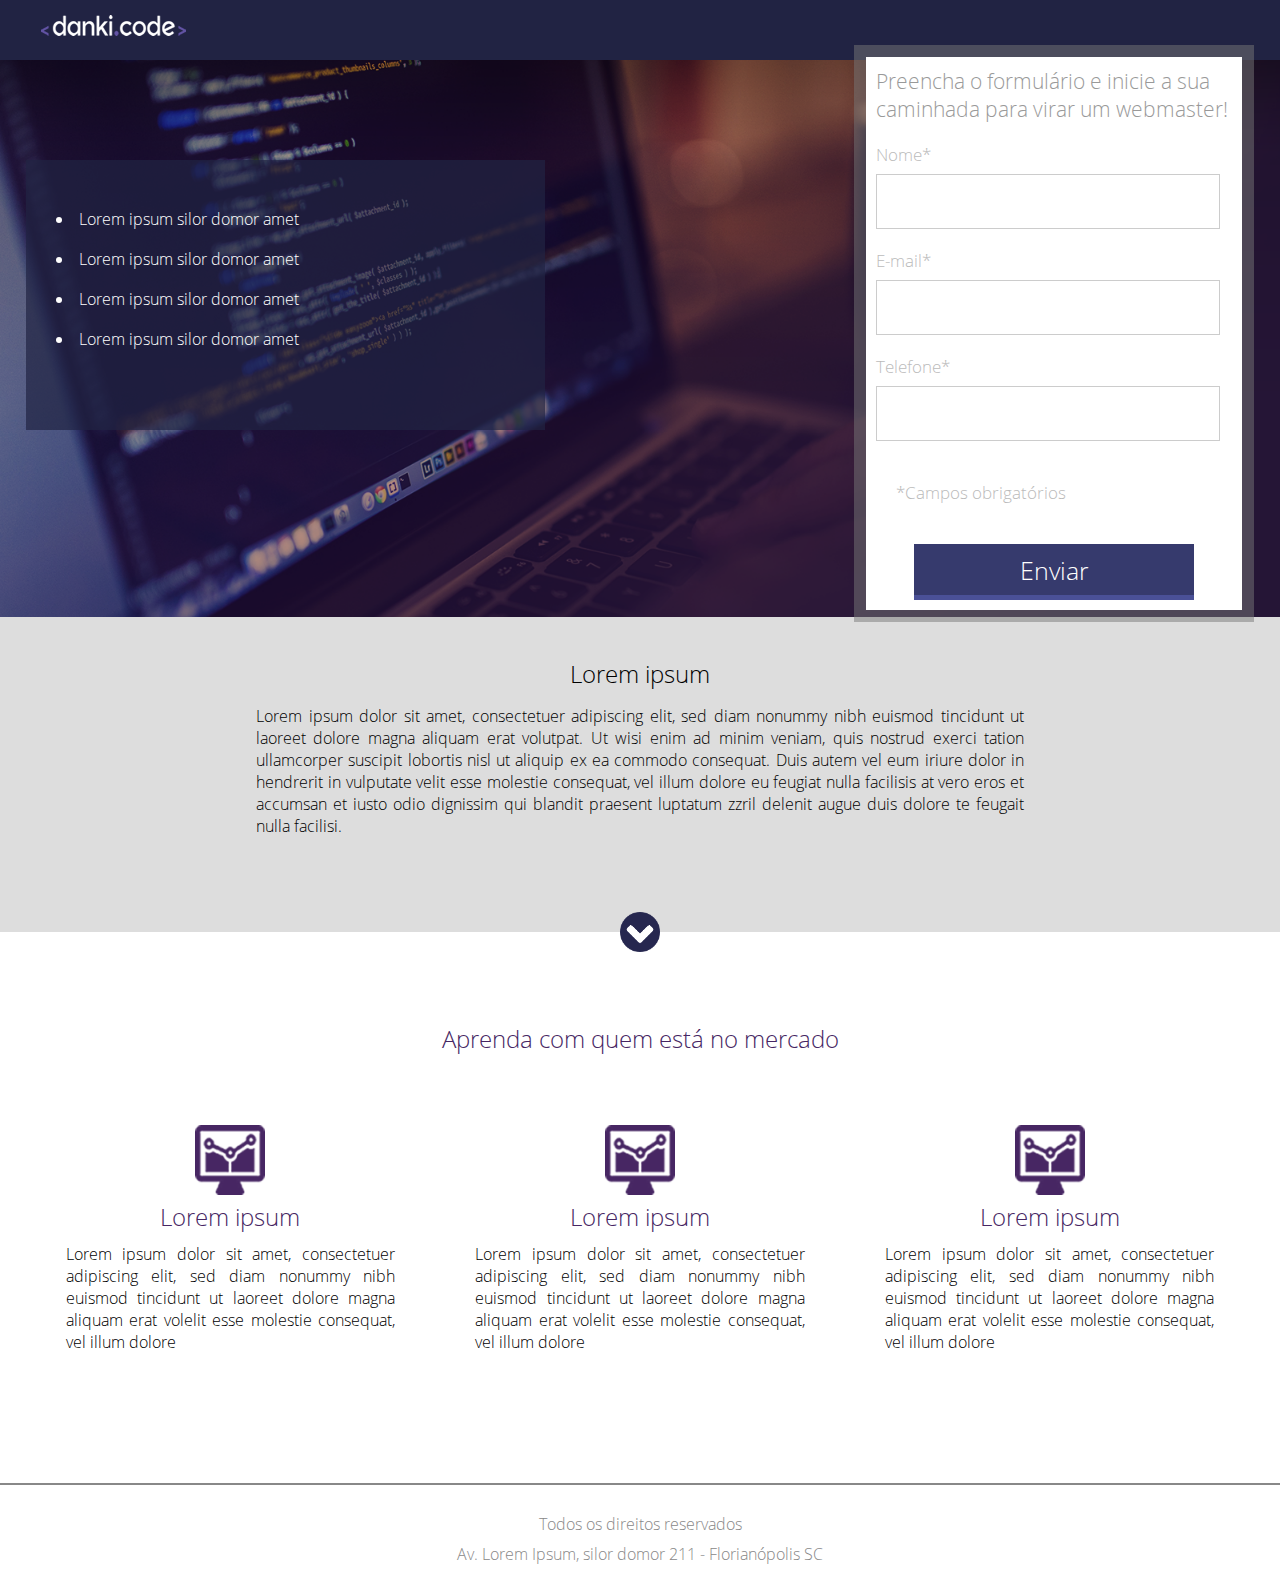
<file: portfolio/Projects/Clone DankiCode/index.html>
<!DOCTYPE html>
<html>

	<head>
		<title>Projeto 01</title>
		<link href="css/style.css" type="text/css" rel="stylesheet" />
		<meta charset="utf-8" />
		<meta name="viewport" content="width=device-width, initial-scale=1.0, maximum-scale=1.0">
	</head>

	<body>


	
	<div class="header">
		<div class="center">
			<img src="images/logo.png" />
		</div><!--center-->
	</div><!--header-->

	<div class="container-banner">
		<div class="center">
		<div>
		<div class="container-list">
			<ul>
				<li>Lorem ipsum silor domor amet</li>
				<li>Lorem ipsum silor domor amet</li>
				<li>Lorem ipsum silor domor amet</li>
				<li>Lorem ipsum silor domor amet</li>
			</ul>
		</div><!--container-list-->
		</div>
		<div>
			<div class="form">
				<h2>Preencha o formulário e inicie a sua
				caminhada para virar um webmaster!</h2>
				<form>
					<div class="input-container">
						<span>Nome*</span>
						<input type="text" name="nome" required />
					</div><!--input-container-->

					<div class="input-container">
						<span>E-mail*</span>
						<input type="text" name="nome" required />
					</div><!--input-container-->

					<div class="input-container">
						<span>Telefone*</span>
						<input type="text" name="nome" required />
					</div><!--input-container-->

					<p class="warning">*Campos obrigatórios</p>

					<div class="input-submit-container">
						<input type="submit" name="acao" value="Enviar">
					</div><!--input-submit-container-->
				</form>
			</div><!--form-->
		</div>
			<div class="clear"></div>
		</div><!--center-->
	</div><!--container-banner-->

	<div class="container-2">
		<div class="center">
			<h2>Lorem ipsum</h2>
			<p>Lorem ipsum dolor sit amet, consectetuer adipiscing elit, sed diam nonummy nibh euismod tincidunt ut laoreet dolore magna aliquam erat volutpat. Ut wisi enim ad minim veniam, quis nostrud exerci tation ullamcorper suscipit lobortis nisl ut aliquip ex ea commodo consequat. Duis autem vel eum iriure dolor in hendrerit in vulputate velit esse molestie consequat, vel illum dolore eu feugiat nulla facilisis at vero eros et accumsan et iusto odio dignissim qui blandit praesent luptatum zzril delenit augue duis dolore te feugait nulla facilisi.</p>
		</div><!--center-->

		<div class="arrow"></div>


	</div><!--container-2-->


	<div class="section-1">
		<div class="center">
		<h2>Aprenda com quem está no mercado</h2>

		<div class="container-section">

			<div class="container-single">
				<div><img src="images/icon.png" /></div>
				<div class="text-container-single">
					<h2>Lorem ipsum</h2>
					<p>Lorem ipsum dolor sit amet, consectetuer adipiscing elit, sed diam nonummy nibh euismod tincidunt ut laoreet dolore magna aliquam erat volelit esse molestie consequat, vel illum dolore</p>
				</div><!--text-container-single-->
			</div><!--container--single-->

			<div class="container-single">
				<div><img src="images/icon.png" /></div>
				<div class="text-container-single">
					<h2>Lorem ipsum</h2>
					<p>Lorem ipsum dolor sit amet, consectetuer adipiscing elit, sed diam nonummy nibh euismod tincidunt ut laoreet dolore magna aliquam erat volelit esse molestie consequat, vel illum dolore</p>
				</div><!--text-container-single-->
			</div><!--container--single-->

			<div class="container-single">
				<div><img src="images/icon.png" /></div>
				<div class="text-container-single">
					<h2>Lorem ipsum</h2>
					<p>Lorem ipsum dolor sit amet, consectetuer adipiscing elit, sed diam nonummy nibh euismod tincidunt ut laoreet dolore magna aliquam erat volelit esse molestie consequat, vel illum dolore</p>
				</div><!--text-container-single-->
			</div><!--container--single-->
			<div class="clear"></div>
		</div><!--container-section-->

		</div><!--center-->
	</div><!--section-1-->

	<div class="footer">

		<p>Todos os direitos reservados</p>
		<p>Av. Lorem Ipsum, silor domor 211 - Florianópolis SC</p>
	</div><!--footer-->

	</body>

</html>
</file>
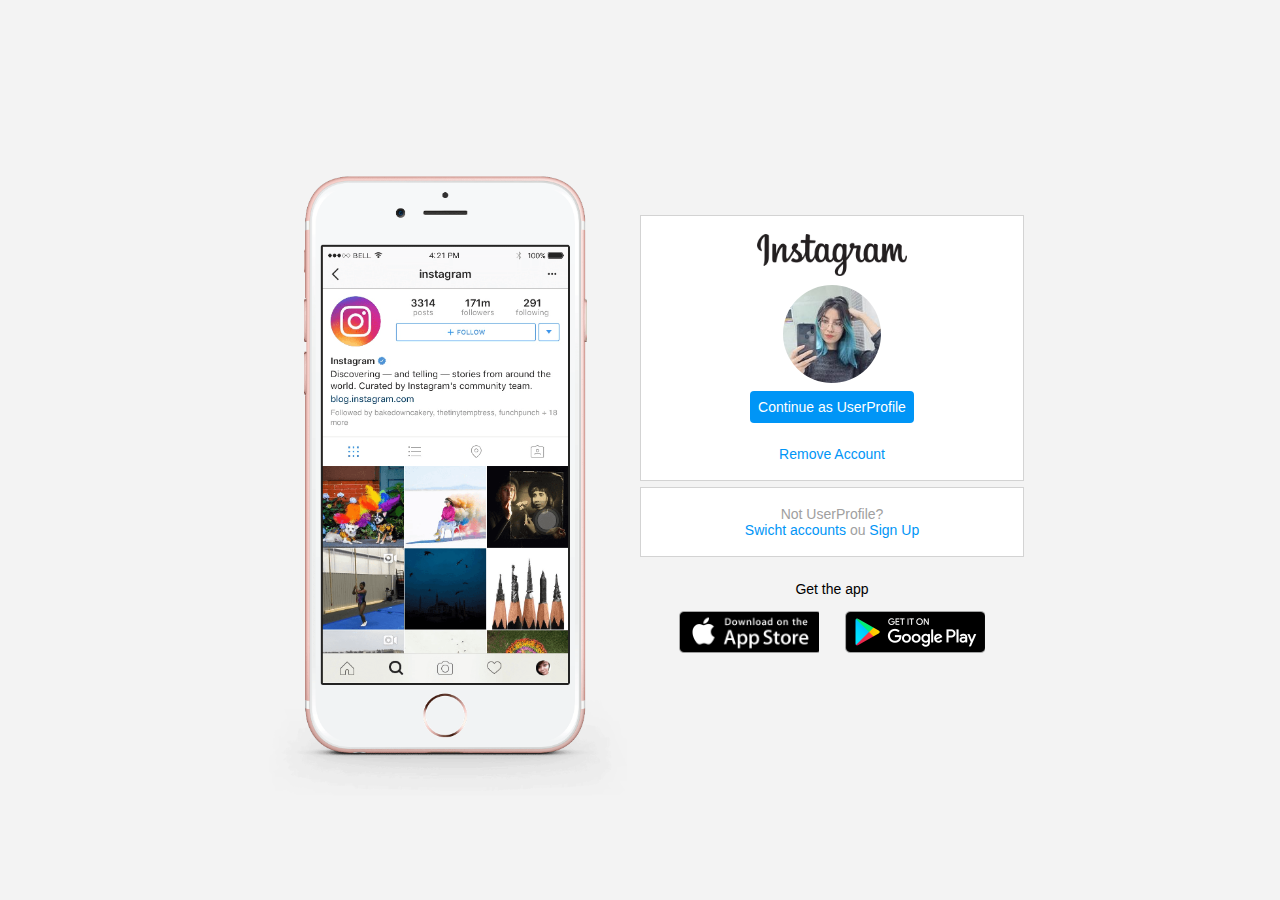
<file: portfolio/Projects/instagram-dio/index.html>
<!DOCTYPE html>
<html>
    <head>
        <meta charset="utf-8" />
        <meta name="description" content="" />
        <meta name="keywords" content="" />
        <meta name="author" content="Chrystian" />
        <meta name="viewport" content="width=device-width,initial-scale=1.0,maximum-scale=1.0" />
        <title>Projeto Instagram</title>
        <link href="style.css" rel="stylesheet" type="text/css" />
    </head>
    
    <body>
       
        <div class="Instagram-wrapper">
            <div class="instagram-phone">
                <img src="./img/instagram-celular.png" alt="Cellphone Instagram" />

            </div><!--Instagram-phone-->




            <div class="Instagram-continue">

                <div class="instagram-profile">
                    <img src="./img/instagram-logo.png" class="instagram-logo" alt="Logo Instagram" />

                        <div class="user-profile">
                            <img src="./img/perfil-instagram.jpg" alt="User Profile" />
                        </div><!--user-profile-->

                        <a href="#" class="instagram-login">Continue as UserProfile</a>
                        <a href="#" class="instagram-logout">Remove Account</a>

                </div><!--instagram-profile-->

                <div class="instagram-profile">
                    <p class="not-account">Not UserProfile?</p>
                    <p class="not-account">
                       <span class="link-blue">Swicht accounts</span>
                       ou
                       <span class="link-blue">Sign Up</span>
                    </p>

                </div><!--instagram-profile-->
                
                <div class="get-the-app">
                    <p class="get-app">Get the app</p>
                    <div class="download">
                        <a href="#" class="app-download"></a>
                        <a href="#" class="app-download"></a>
                    </div><!--download-->

                </div><!--get-the-app-->

            </div><!--Instagram-Continue-->

        </div><!--Instagram-Wrapper-->
        
        
    </body>
</html>
</file>
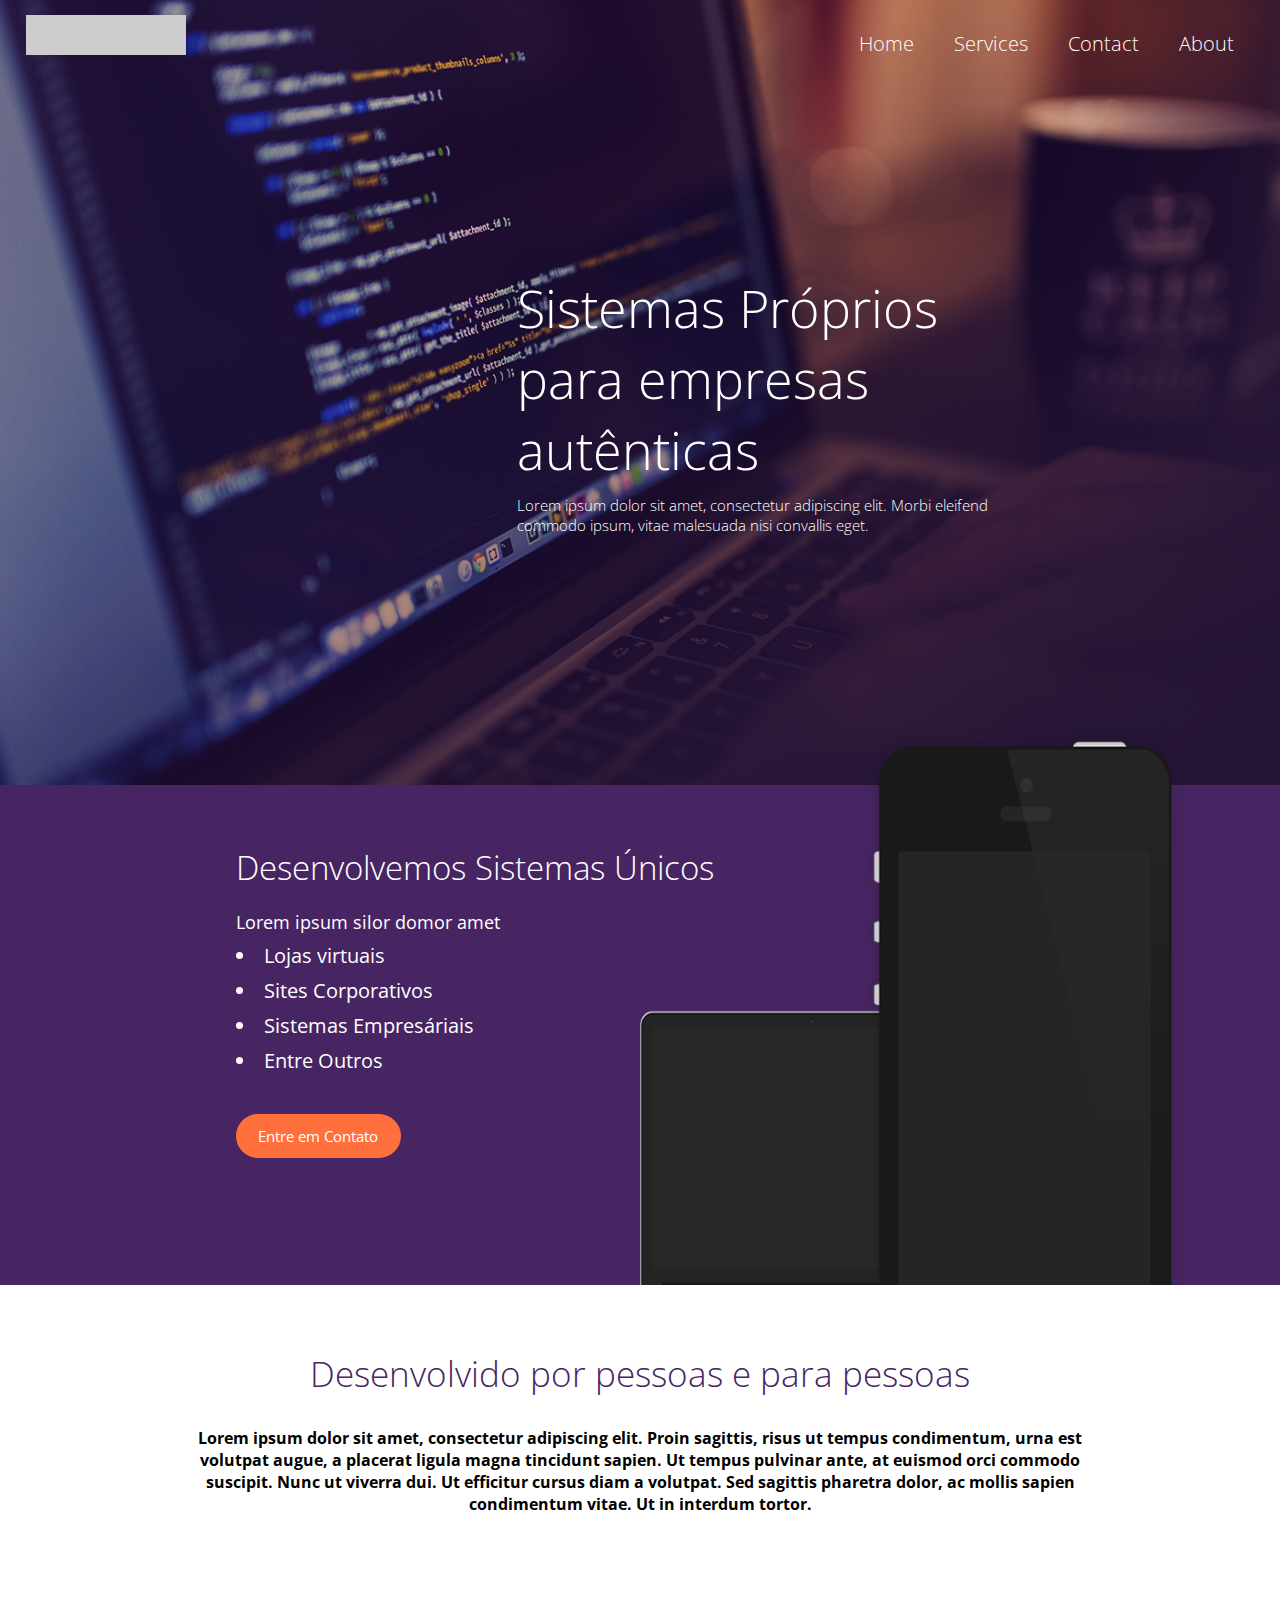
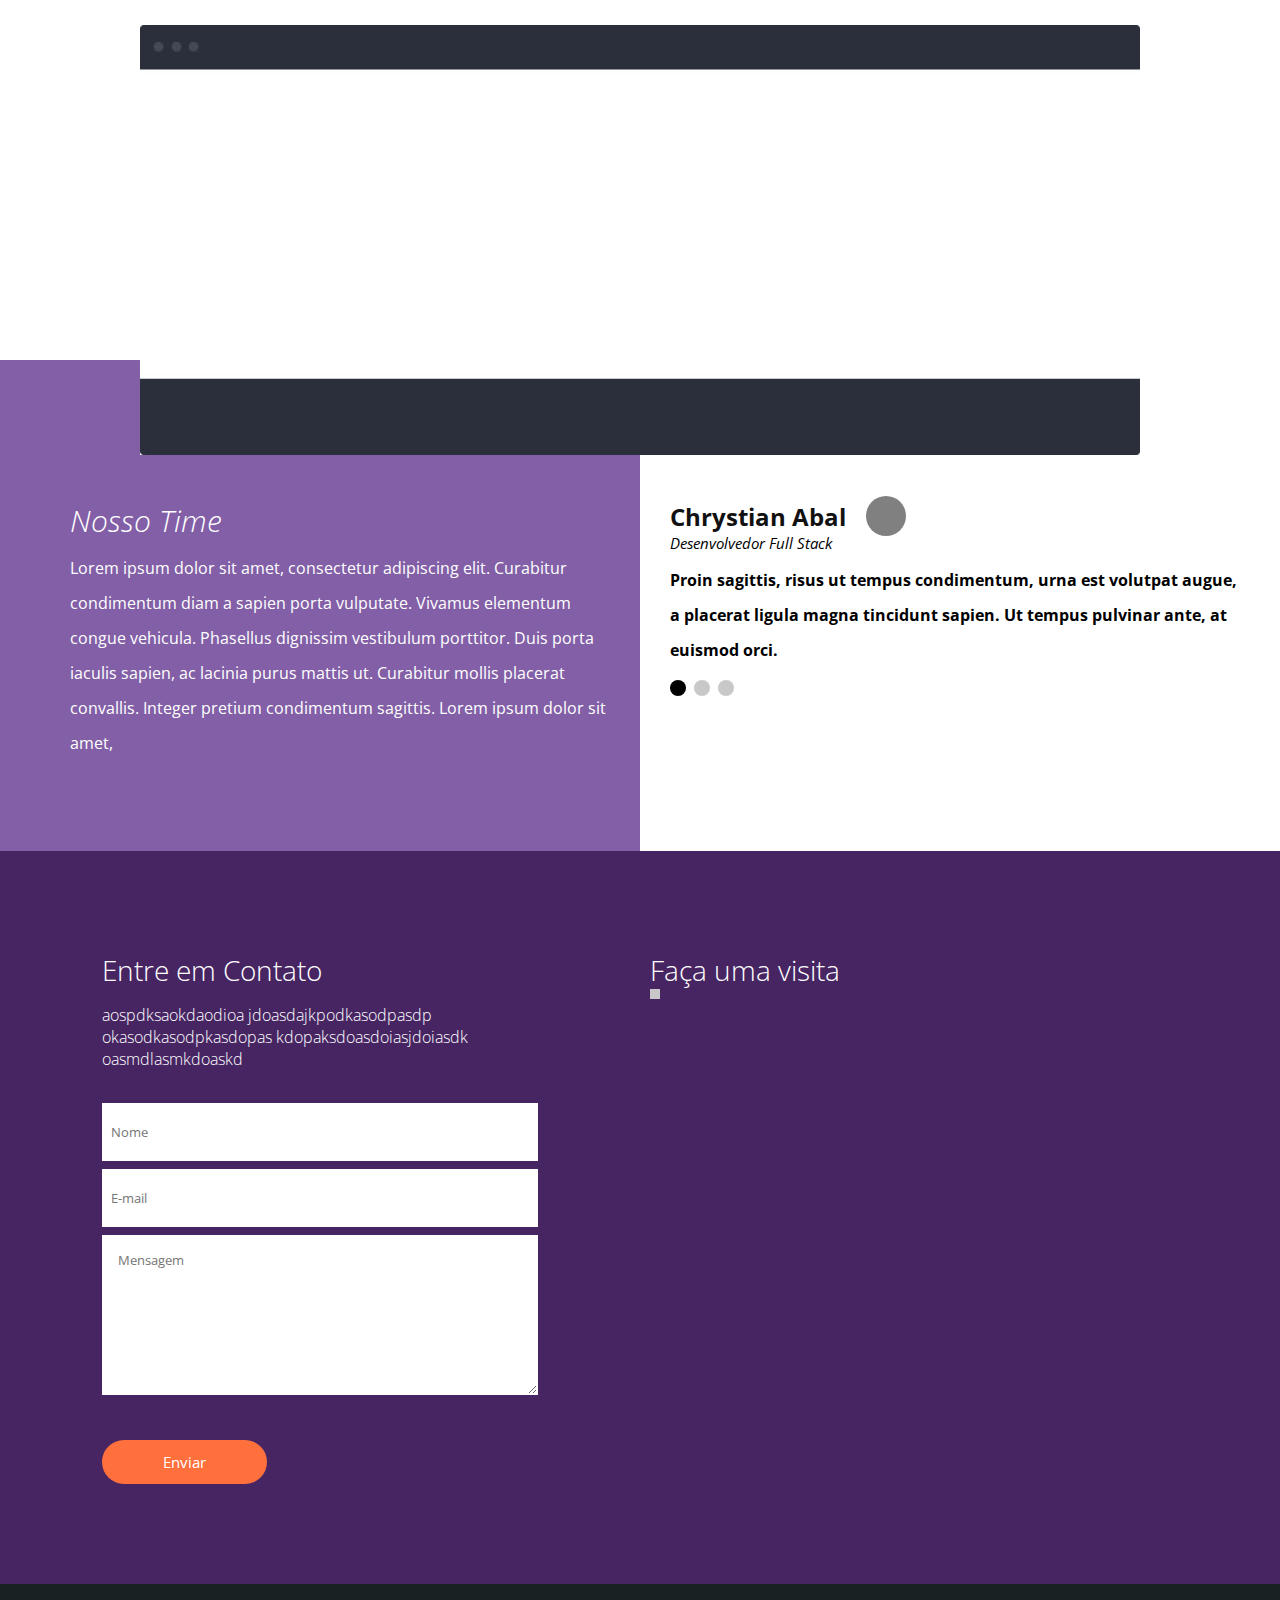
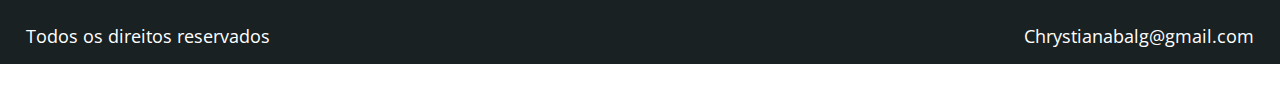
<file: portfolio/Projects/Website Responsivo/index.html>
<!DOCTYPE html>
<html>
<head>
	<meta charset="utf-8" />
	<meta name="description" content="" />
	<meta name="keywords" content="" />
	<meta name="author" content="Chrystian" />
	<meta name="viewport" content="width=device-width,initial-scale=1.0,maximum-scale=1.0" />
	<title>Projeto 03</title>
	<link href="https://fonts.googleapis.com/css2?family=Open+Sans:wght@300&display=swap" rel="stylesheet" />
	<link href="css/style.css" rel="stylesheet" type="text/css" />
</head>
<body>

<header>
	<div class="clear">
	<div class="container">
	<div class="logo"></div><!--logo-->
	<nav class="desktop-menu">
		<ul>
			<li><a href="">Home</a></li>
			<li><a href="">Services</a></li>
			<li><a href="">Contact</a></li>
			<li><a href="">About</a></li>
		</ul>
	</nav>
	<nav class="mobile-menu">
		<ul>
			<li><a href="">Home</a></li>
			<li><a href="">Services</a></li>
			<li><a href="">Contact</a></li>
			<li><a href="">About</a></li>
		</ul>
	</nav>
	</div><!--container-->
    </div><!--clear-->
	<div class="chamada"><h2>Sistemas Próprios<br />
	para empresas autênticas</h2>
	<p>Lorem ipsum dolor sit amet, consectetur adipiscing elit. Morbi eleifend commodo ipsum, vitae malesuada nisi convallis eget.</p>
	</div>
</header><!--header-->

<section class="meio">
	<div class="container">

		<div class="text-meio">
			<h2>Desenvolvemos Sistemas Únicos</h2>
			<p>Lorem ipsum silor domor amet</p>
			<ul>
				<li>Lojas virtuais</li>
				<li>Sites Corporativos</li>
				<li>Sistemas Empresáriais</li>
				<li>Entre Outros</li>
				<div class="clear"></div>
			</ul>
			<div class="clear"></div>
			<div class="btn1-text">Entre em Contato</div>
		</div><!--texto-meio-->
		<div class="device-meio"></div><!--device-meio-->
		<div class="clear"></div>
	</div><!--container-->
</section><!--meio-->	

<section class="sessao2">
	<div class="container">
		<h2>Desenvolvido por pessoas e para pessoas</h2>
		<p>Lorem ipsum dolor sit amet, consectetur adipiscing elit. Proin sagittis, risus ut tempus condimentum, urna est volutpat augue, a placerat ligula magna tincidunt sapien. Ut tempus pulvinar ante, at euismod orci commodo suscipit. Nunc ut viverra dui. Ut efficitur cursus diam a volutpat. Sed sagittis pharetra dolor, ac mollis sapien condimentum vitae. Ut in interdum tortor. 
		</p>
		<img src="images/mockup.jpg" />
	</div><!--container-->
</section><!--sessao2-->

<section class="sessao3">
	
	<div class="part1">
		<div class="wraper-part1">
		<h2>Nosso Time</h2>
		<p>Lorem ipsum dolor sit amet, consectetur adipiscing elit. Curabitur condimentum diam a sapien porta vulputate. Vivamus elementum congue vehicula. Phasellus dignissim vestibulum porttitor. Duis porta iaculis sapien, ac lacinia purus mattis ut. Curabitur mollis placerat convallis. Integer pretium condimentum sagittis. Lorem ipsum dolor sit amet,</p>
	</div><!--wraper-part1-->
	</div><!--part1-->


	<div class="part2">
		<div class="sobre-autor">
			<div class="titulo-autor">
				<div class="wraper-titulo-autor">
				<h2>Chrystian Abal</h2>
				<p>Desenvolvedor Full Stack</p>
			</div><!--wraper-titulo-autor-->
			<div class="img-autor"></div>
		</div><!--titulo-autor-->
			<div class="texto-autor">
				<p>Proin sagittis, risus ut tempus condimentum, urna est volutpat augue, a placerat ligula magna tincidunt sapien.
				Ut tempus pulvinar ante, at euismod orci.
				</p>
			</div><!--texto-autor-->	
        </div><!--sobre-autor-->
        <div class="slider-bullets">
        	<span style="background-color: black;"></span>
        	<span></span>
        	<span></span>
        </div><!--slider-bullets-->
	</div><!--part2-->	
	<div class="clear"></div>
</section><!--sessao3-->

<section class="sessao4">
	
	<div class="container">
		<div class="form">
			<h2>Entre em Contato</h2>
			<p>aospdksaokdaodioa jdoasdajkpodkasodpasdp okasodkasodpkasdopas kdopaksdoasdoiasjdoiasdk oasmdlasmkdoaskd</p>

			<form>
				<input type="text" name="nome" placeholder="Nome">
				<input type="text" name="email" placeholder="E-mail">
				<textarea name="mensagem" placeholder="Mensagem"></textarea>
				<div><input type="submit" value="Enviar"></div>
			</form>
		</div><!--form-->

				<div class="map-wraper">
				<h2>Faça uma visita</h2>
				<div class="map-wraper3">
				<div class="map-wraper2">
				<div class="map"><div class="gmap_canvas"><iframe width="600" height="500" id="gmap_canvas" src="https://maps.google.com/maps?q=rua%20amalia%2026A&t=&z=13&ie=UTF8&iwloc=&output=embed" frameborder="0" scrolling="no" marginheight="0" marginwidth="0"></iframe><a href="https://123movies-a.com"></a><br><style>.mapouter{position:relative;text-align:right;height:500px;width:600px;}</style><a href="https://www.embedgooglemap.net"></a><style>.gmap_canvas {overflow:hidden;background:none!important;height:500px;width:600px;}</style></div></div>
				<div id="map" class="map"></div><!--map-->
				</div><!--map-wraper2-->
				</div><!--map-wraper3-->
				</div><!--map-wraper-->
	</div><!--container-->
	<div class="clear" ></div>
</section><!--sessao4-->

<footer>
	<div class="container">
		<p>Todos os direitos reservados</p>
		<p>Chrystianabalg@gmail.com</p>
	</div><!--container-->
</footer>

</body>
</html>
</file>
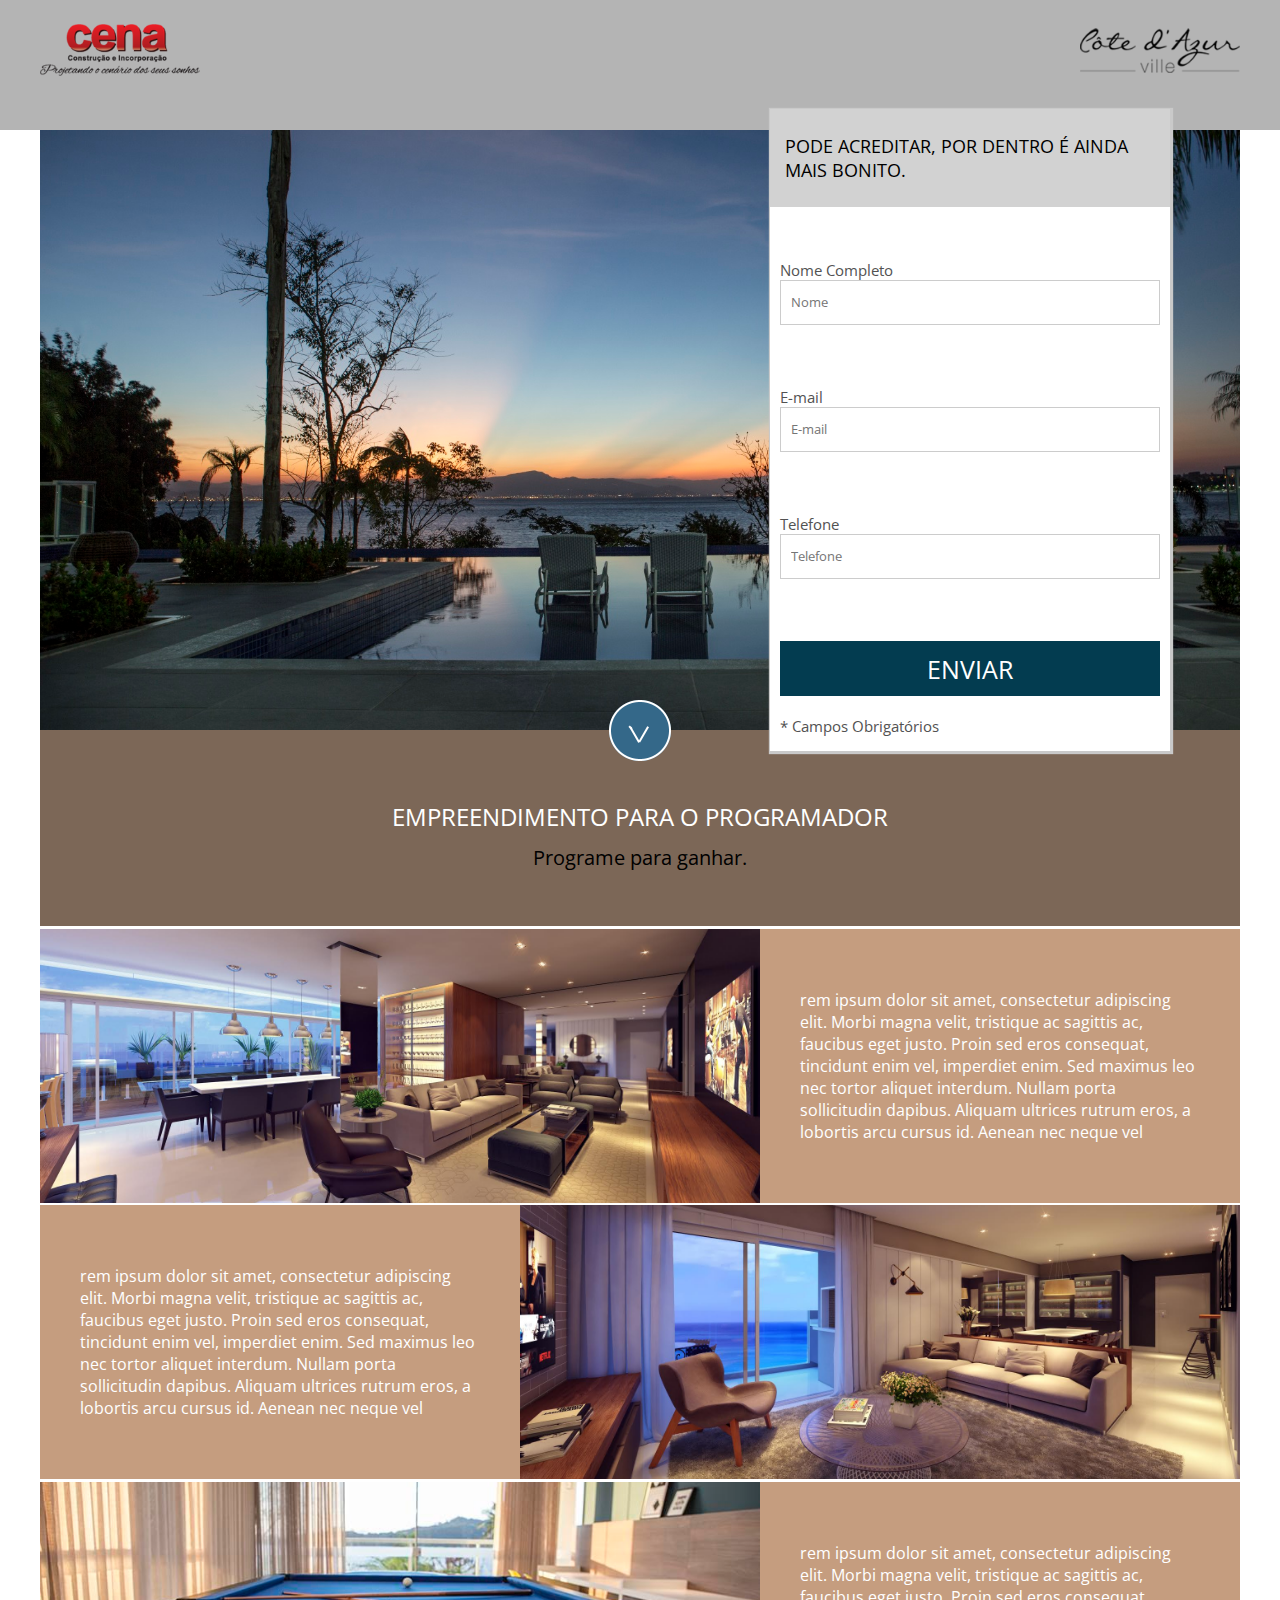
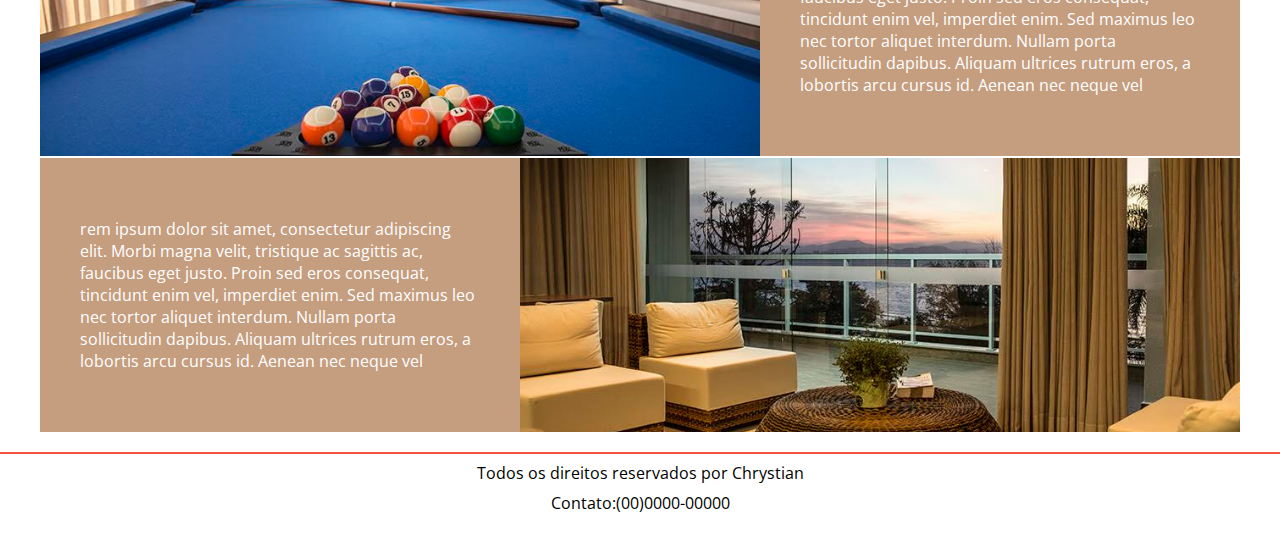
<file: portfolio/Projects/Projeto Site Responsivo Html and css/Projeto02.html>
<!DOCTYPE html>
<html>
<head>
	<title></title>
	<meta name="author" content="Chrystian" />
	<meta name="description" />
	<meta name="keywords" />
	<meta charset="utf-8" />
	<meta charset="viewport" content="width=device-width, initial-scale=1, maximum-scale=1" />
	<link href="https://fonts.googleapis.com/css2?family=Open+Sans:wght@300&display=swap" rel="stylesheet">
	<link rel="stylesheet" type="text/css" href="css/style.css" />
</head>

<body>
	<header>
		<div class="container">
			<div><div class="logo-1"></div><!--logo-1--></div>
			<div><div class="logo-2"></div><!--logo-2--></div>
			<div class="clear"></div><!--clear-->
		</div><!--container-->
	</header>

	<section class="cover-form">
		<div class="container bg">
			<div class="form-container">
				<h2>PODE ACREDITAR, POR DENTRO É AINDA MAIS BONITO.</h2>
				<form>
					<div class="form-wrapper">
					<p>Nome Completo</p>
					<input type="text" name="nome" required placeholder="Nome">
					</div><!--form-wrapper-->

					<div class="form-wrapper">
					<p>E-mail</p>
					<input type="text" name="email" required placeholder="E-mail">
					</div><!--form-wrapper-->

					<div class="form-wrapper">
					<p>Telefone</p>
					<input type="text" name="telefone" required placeholder="Telefone">
					</div><!--form-wrapper-->
					<div class="form-wrapper">
						<input type="submit" name="acao" value="Enviar">
					</div><!--form-wrapper-->	
					<div class="form-wrapper">
						<p>* Campos Obrigatórios</p>
					</div><!--form-wrapper-->	
				</form>
			</div><!--form-container-->	
			<div class="clear"></div>
		</div><!--container-->
	</section><!--cover-form-->

	<section class="chamada">
		<div class="icone-seta"></div><!--seta-->
		<div class="container">
		<h2>EMPREENDIMENTO PARA O PROGRAMADOR</h2>
		<p>Programe para ganhar.</p>
	    </div><!--container-->
	</section><!--chamada-->

	<section class="mosaico">

		<div class="container">

			<div class="flex-mosaico">
				<div style="background-image: url('images/mosaico1.jpg');;"  class="item-1-mosaico"></div><!--item-1-mosaico-->

				<div class="item-2-mosaico">
					<p>rem ipsum dolor sit amet, consectetur adipiscing elit. Morbi magna velit, tristique ac sagittis ac, faucibus eget justo. Proin sed eros consequat, tincidunt enim vel, imperdiet enim. Sed maximus leo nec tortor aliquet interdum. Nullam porta sollicitudin dapibus. Aliquam ultrices rutrum eros, a lobortis arcu cursus id. Aenean nec neque vel</p>
				</div><!--item-2-mosaico-->
			</div><!--flex-mosaico-->

				<div class="flex-mosaico" style="flex-direction: row-reverse;">
				<div style="background-image: url('images/mosaico2.jpg');"  class="item-1-mosaico"></div><!--item-1-mosaico-->

				<div class="item-2-mosaico">
					<p>rem ipsum dolor sit amet, consectetur adipiscing elit. Morbi magna velit, tristique ac sagittis ac, faucibus eget justo. Proin sed eros consequat, tincidunt enim vel, imperdiet enim. Sed maximus leo nec tortor aliquet interdum. Nullam porta sollicitudin dapibus. Aliquam ultrices rutrum eros, a lobortis arcu cursus id. Aenean nec neque vel</p>
				</div><!--item-2-mosaico-->
			</div><!--flex-mosaico-->

			<div class="flex-mosaico">
				<div style="background-image: url('images/mosaico3.jpg');;"  class="item-1-mosaico"></div><!--item-1-mosaico-->

				<div class="item-2-mosaico">
					<p>rem ipsum dolor sit amet, consectetur adipiscing elit. Morbi magna velit, tristique ac sagittis ac, faucibus eget justo. Proin sed eros consequat, tincidunt enim vel, imperdiet enim. Sed maximus leo nec tortor aliquet interdum. Nullam porta sollicitudin dapibus. Aliquam ultrices rutrum eros, a lobortis arcu cursus id. Aenean nec neque vel</p>
				</div><!--item-2-mosaico-->
			</div><!--flex-mosaico-->

			<div class="flex-mosaico" style="flex-direction:row-reverse;">
				<div style="background-image: url('images/mosaico4.jpg');;"  class="item-1-mosaico"></div><!--item-1-mosaico-->

				<div class="item-2-mosaico">
					<p>rem ipsum dolor sit amet, consectetur adipiscing elit. Morbi magna velit, tristique ac sagittis ac, faucibus eget justo. Proin sed eros consequat, tincidunt enim vel, imperdiet enim. Sed maximus leo nec tortor aliquet interdum. Nullam porta sollicitudin dapibus. Aliquam ultrices rutrum eros, a lobortis arcu cursus id. Aenean nec neque vel</p>
				</div><!--item-2-mosaico-->
			</div><!--flex-mosaico-->


		</div><!--container-->
		
	</section><!--mosaico-->

	<footer>
		<div class="border"></div><!--border-->
		<p>Todos os direitos reservados por Chrystian</p>
		<p>Contato:(00)0000-00000</p>
	</footer>

</body>

</html>
</file>
<file: portfolio/Projects/Clone DankiCode/css/style.css>
﻿*{
	margin: 0;
	padding: 0;
	box-sizing: border-box;
	font-family: "Open Sans";
}

html,body{
	height: 100%;
}

@font-face{
	src:url('../fonts/OpenSans-Light.ttf');
	font-family: "Open Sans";
}

.clear{
	clear: both;
}

.center{
	max-width: 1280px;
	width: 100%;
	margin: 0 auto;
}

.header{
	width: 100%;
	padding:0 2%;
	height: 60px;
	background-color: #212343;
}

.header img{
	margin: 15px;
}

.container-banner{
	width: 100%;
	padding:0 2%;
	height: 557px;
	background-image:url('../images/header_bg.png');
	background-size: cover;
	background-position: center;
}

.container-banner > .center{
	height: 100%;
}

.form{
	padding:10px;
	width: 400px;
	height: calc(100% + 30px);
	float: right;
	position: relative;
	top:-15px;
	border-width: 12px;
	border-color: rgba(120,120,120,0.5);
	border-style: solid;
	background-color: white;
	background-clip:padding-box;
	/*background-origin tem o mesmo conceito porém serve para imagens.*/
}

.form h2{
	font-weight: normal;
	color: #999999;
	font-size: 21px;
}

.input-container{
	margin-top:20px;
}

.input-container span{
	display: inline-block;
	width: 100%;
	color: #BBBBBB;
	font-size: 17px;
}

.form p{
	display: inline-block;
	padding: 20px;
	width: 100%;
	color: #BBBBBB;
	font-size: 17px;
	margin:20px 0;
}

.input-container input[type=text]{
	margin-top:8px;
	width: 344px;
	height: 55px;
	border:1px solid #ccc;
	padding: 8px;
}

.input-container input[type=text]:focus{
	outline: 0;
}

.form .input-submit-container{
	text-align: center;
}

.form input[type=submit]{
	color: white;
	font-size: 25px;
	width: 280px;
	height: 56px;
	display: inline-block;
	background-color: #363A6D;
	border-top:0;
	border-right: 0;
	border-left: 0;
	cursor: pointer;
	border-bottom: 5px solid #4A5097;
}

.form input[type=submit]:hover{
	background-color: #323665;
}

.container-list{
	padding:30px;
	margin-top:100px;
	float: left;
	width: 519px;
	height: 270px;
	background-color: rgba(33,35,67,0.7);
}

.container-list ul{
	list-style-position: inside;
}

.container-list ul li{
	margin-top:18px;
	color: white;
}


.container-2{
	padding:40px 2%;
	background-color: #ddd;
	text-align: center;
}


.container-2 h2{
	font-weight: normal;
}

.container-2 p{
	width: 100%;
	max-width: 768px;
	margin:15px 0;
	display: inline-block;
	text-align: justify;
}

.arrow{
	position: relative;
	top:60px;
	left:50%;
	margin-left: -20px;
	width: 40px;
	height: 40px;
	background-image: url('../images/arrow.png');
	background-size: 100% 100%;
}

.section-1{
	padding:90px 2%;
}

.section-1 h2{
	text-align: center;
	color: #462663;
	font-weight: normal;
}

.container-section{
	margin-top:40px;
	text-align: center;
}

.container-single{
	float: left;
	width: 33.3333%;
	padding:30px;
}


.container-single p{
	display: inline-block;
	text-align: justify;
	padding:10px;
}

.container-single img{
	width:70px;
}

.footer{
	/*clear:both;*/
	border-top:2px solid #888888;
	padding:20px 0;
	text-align: center;
	color: #888;
}

.footer p{
	margin-top:8px;
}


@media screen and (max-width: 1024px){
	.header{
		height: auto;
		width: 100%;
		padding:15px 0;
		text-align: center;
	}

	.header img{
		margin:0;
	}

	.container-list{
		padding:30px 0;
		width: 40%;
		float: left;
		display: inline-block;
		max-width: 500px;
		height: auto;
	}

	.container-banner{
		width: 100%;
		padding:40px 2%;
		height: auto;
		text-align: center;
	}

	.form{
		max-width: 400px;
		padding:10px;
		width: 60%;
		height: 100%;
		float:right;
		top:0;
	}

	.input-container input[type=text]{
		width: 100%;
		height: 55px;
	}


	.form input[type=submit]{
		max-width: 280px;
		height: 56px;
		width: 100%;
	}
}

@media screen and (max-width: 768px){
	.container-2{
		padding-right: 4%;
		padding-left: 4%;
	}
	.container-list{
		margin-top: 0;
		float: none;
		display: inline-block;
		width: 100%;
	}

	.form{
		float: none;
		display: inline-block;
		width: 90%;
		margin-top:30px;
	}

	.container-single{
		float: none;
		display: inline-block;
		width: 100%;
		max-width: 600px;
		padding:30px 0;
	}
}
</file>
<file: portfolio/Projects/instagram-dio/style.css>
*{
    padding: 0;
    margin: 0;
    box-sizing: border-box;
    text-decoration: none;
    font-family: sans-serif;
    font-size: 14px;
}

body{
    width: 100%;
    min-height: 100vh;
    background-color: rgb(243, 243, 243);
    margin: 0;
    padding: 0;
    display: flex;
    justify-content: center;
}

.Instagram-wrapper{
    display: flex;
    align-items: center;
    justify-content: start;
    width: 60%;
    height: 100vh;
}

.instagram-phone{
    display: flex;
    align-items: center;
    justify-content: center;
    width: 50%;
}

.instagram-phone img{
    height: 50rem;
}

.Instagram-continue{
    display: flex;
    align-items: center;
    justify-content: space-around;
    flex-direction: column;
    width: 50%;
    min-height: 34rem;
}

.instagram-profile{
    display: flex;
    justify-content: space-between;
    align-items: center;
    flex-direction: column;
    background-color: #ffffffff;
    width: 100%;
    padding: 1.3rem 0;
    border: 1px solid lightgray;
}

.instagram-profile:nth-child(1) {
    min-height: 19rem;
}

.instagram-logo{
    height: 3rem;
}

.user-profile{
    display: flex;
    justify-content: center;
    align-items: center;
    border-radius: 50%;
    overflow: hidden;
}

.user-profile img{
    height: 7rem;
}

.instagram-login{
    background-color: #0095f6;
    color: #ffffff;
    padding: 8px;
    border-radius: 4px;
}

.instagram-logout{
    color: #0095f6;
    margin-top: 1rem;
}

.not-account{
    color: rgb(160, 160, 160);
}

.link-blue{
    color: #0095f6;
}

.get-the-app{
    display: flex;
    flex-direction: column;
    align-items: center;
    justify-content: center;
    width: 100%;
    padding: 1.3rem 0;
}

.download{
    display: flex;
    width: 100%;
    justify-content: space-evenly;
    align-items: center;
    padding: 1rem;
}

.app-download{
    height: 3rem;
    width: 10rem;
    background-size: cover;
}

.app-download:nth-child(1){
    background-image: url('./img/apple-button.png');
}

.app-download:nth-child(2){
    background-image: url('./img/googleplay-button.png');
}

@media screen and (max-width: 1024px){

    .Instagram-wrapper{
        width: 90%;
    }
}

@media screen and (max-width: 760px){
     body{
        background-color: #ffffff;
     }   

    .Instagram-wrapper{
        width: 90%;
    }

    .instagram-phone{
        display: none;
    }

    .Instagram-continue{
        width: 100%;
    }

    .instagram-profile{
        border: 1px solid transparent;
    }
}
</file>
<file: portfolio/Projects/Website Responsivo/css/style.css>
*{
	margin: 0;
	padding: 0;
	box-sizing: border-box;
	font-family: "Open Sans";
}

html,body{
	height: 100%;
}

.clear{
	clear: both;
}

header{
	width: 100%;
	height: 90vh;
	min-height: 800px;
	padding: 40px 2%;
	/*max-height: 7600px;*/
	margin-top: -25px;
	background-size: cover;
	background-position: center;
	background-image: url('../images/capa.png');
	font-weight: 300;
}

/******************NAV****************/


header nav{
	float: right;
}

nav.mobile-menu{
	cursor: pointer;
	display: none;
	width: 32px;
	height: 32px;
	background-image: url('../images/menu.png');
	background-size: 100% 100%;
}

nav.mobile-menu:hover ul{
	display: block;
	opacity: 1;
}

nav.mobile-menu ul{
	opacity: 0;
	transition: 0.5s;
	background-color: white;
	position: absolute;
	width: 100%;
	left: 0;
	top: 50px;
	color: white;
	list-style-type: none;
	text-align: center;
}

nav.mobile-menu ul li{
	padding: 8px 0;
	border-bottom: 1px solid black;
}


nav.mobile-menu ul li:hover{
	background-color: rgb(230, 230, 230);
}

nav.mobile-menu ul li a{
	text-decoration: none;
	color: black;
}


header .logo{
	float: left;
	width: 160px;
	height: 40px;
	background-color: #ccc;
}

header nav.desktop-menu ul{
	list-style-type: none;
}

header nav.desktop-menu li{
	float: left;
	padding:15px 20px;
}

header nav.desktop-menu ul li a:hover{
	background-color: rgba(224, 222, 222, 0.5);
	transition: 0.3s;

}

header nav.desktop-menu a{
	color: white;
	font-size: 20px;
	text-decoration: none;
}

.chamada{
	max-width: 800px;
	float: right;
	margin: 200px;
	margin-left: 40%;
}

.chamada h2{
	font-weight: 300;
	font-size: 52px;
	color: white;
	font-family: "Open Sans";
}

.chamada p{
	font-size: 15px;
	color: white;
	margin-top: 10px;
}

/*****************SESSAO-MEIO*************/


section.meio{

	width: 100%;
	background-color: #472562;
	padding:0 2%;
	height: 500px;
	
}

section.text-meio .container{
	max-width: 1000px;
}

.text-meio{
	float: left;
	width: 50%;
	position: relative;
	left: 120px;
	margin-top:60px;
	padding-left: 90px;
	color: white;

}

.text-meio p{
	margin-top: 20px;
	font-size: 18px;
}

.text-meio h2{
	font-weight: 300;
	font-size: 33px;

}

.text-meio ul{
	list-style-position: inside;
	font-size: 20px;
}

.text-meio ul li{
	float: left;
	width: 100%;
	margin-top:8px;
}

.btn1-text{
	background-color: #FF703D;
	width: 165px;
	height: 44px;
	margin-top: 40px;
	color: white;
	cursor: pointer;
	text-align: center;
	line-height: 44px;
	border-radius: 25px;
	font-size: 15px;
}


.device-meio{
	float: left;
	width: 45%;
	position: relative;
	bottom: 65px;
	height: 565px;
	background-image: url('../images/celular.png');
	background-repeat: no-repeat;
	background-size: 100% 100%;
}


/******************SESSAO-2*************/


.sessao2{
	padding-left: 2%;
	padding-right: 2%;
	background-color: white;
	text-align: center;

}

.sessao2 h2{
	color: #472663;
	font-weight: 300;
	font-size: 35px;
}

.sessao2 p{
	font-weight: bold;
	margin-top: 30px;
	max-width: 900px;
	display: inline-block;
}


.sessao2 .container{
	max-width: 1000px;
	display: inline-block;
}

.sessao2 img{
	position: relative;
	top: 100px;
	width: 100%;
	margin-top: 10px;
}


/**********SESSAO-3*********/

.sessao3{

	width: 100%;

}

.part1{
	color: white;
	float: left;
	width: 50%;
	padding:140px 0 90px 0;
	background-color: #835FA7;
}

.wraper-part1{
	max-width: 600px;
	float: right;
	padding:0 30px;
}

.part1 h2{
	font-weight: 300;
	font-style: italic;
	font-size: 30px;
}

.part1 p{
	margin-top: 10px;
	line-height: 35px;
}


.part2{
	float: left;
	width: 50%;
	padding:140px 0 90px 0;
	background: white;
}

.sobre-autor{
	float: left;
	max-width: 600px;
	padding-left: 30px;
}

.titulo-autor{
	float: left;
	width: 100%;
}

.wraper-titulo-autor{
	float: left;
}

.titulo-autor p{
	font-size: 15px;
	font-style: italic;
}

.titulo-autor h2{
	padding-right: 20px;
	color: #111111;
}

.titulo-autor .img-autor{
	float: left;
	width: 40px;
	padding-top: 40px;
	border-radius: 20px;
	position: relative;
	top: -4px;
	background-color: gray;
}

.texto-autor{
	float: left;
	width: 100%;
	margin-top: 10px;
}

.texto-autor p{
	line-height: 35px;
	color: black;
	font-weight: bold;
}

.slider-bullets{
	width: 100%;
	float: left;
	padding-left: 30px;
	margin-top: 12px;
}

.slider-bullets span{
	width: 16px;
	height: 16px;
	float: left;
	border-radius: 8px;
	margin-right: 8px;
	background-color: rgb(200, 200, 200);
	cursor: pointer;
}

     /************* SESSAO 4 ***********/


section.sessao4{

	background-color: #472563;
	padding: 100px 0;

}

.form{
	float: left;
	width: 50%;
	padding: 0 8%;
}

.form h2{
	color: white;
	font-size: 28px;
	font-weight: 300;
}

.form p{
	font-size: 16px;
	font-weight: 300;
	color: white;
	max-width: 400px;
	margin-top: 15px;
}

.form form{
	margin-top: 25px;
}

.form form input[type=text]{
	width: 100%;
	max-width: 480px;
	margin-top: 8px;
	height: 58px;
	padding-left: 8px;
	line-height: 58px;
	border: 1px solid rgb(280, 280, 280);
}

.form form textarea{
	width: 100%;
	max-width: 480px;
	padding: 15px;
	border: 1px solid rgb(280, 280, 280);
	height: 160px;
	margin-top: 8px;
}

.form form input[type=submit]{
	border: 0;
	background-color: #FF703D;
	width: 165px;
	height: 44px;
	margin-top: 40px;
	color: white;
	cursor: pointer;
	border-radius: 25px;
	font-size: 15px;
}

.map-wraper{
	float: left;
	width: 50%;
	padding: 0 10px;
	color: white;
}

.map-wraper h2{
	font-size: 28px;
	font-weight: 300;
}

.map-wraper3{
	width: 100%;
	max-width: 480px;
	position: absolute;
}


.map-wraper2{
	position: absolute;
	left: 0;
	top: 0;
}

.map{
	left: 0;
	top: 0;
	position: absolute;
	width: 100%;
	height: 100%;
	background: white;
	border: 5px solid rgb(200, 200, 200);
}

     /************ FIM SESSAO4  ***********/

footer{
	padding: 40px 2%;
	background: #192123;
	color: white;
}

footer p:nth-of-type(1){
	float: left;
	font-size: 18px;
}

footer p:nth-of-type(2){
	float: right;
	font-size: 18px;
}



@media screen and (max-width: 1094px){

		.chamada{
		max-width: none;
		width: 100%;
		text-align: center;
		float: none;
		margin: 200px 0;
	}


		.chamada h2{
		font-weight: 300;
		font-size: 30px;
		color: white;
		font-family: "Open Sans";
		padding: 0 10px;
	}

		.chamada p{
		font-size: 15px;
		color: white;
		margin-top: 10px;
	}
}



@media screen and (max-width: 940px){

	header{
	width: 100%;
	height: auto;
	min-height: 90vh;
	padding: 40px 2%;

}
	
	nav.desktop-menu{
		display: none;
	}

	nav.mobile-menu{
		display: block;
	}

	section.meio{
		padding:40px 2%;
		height: auto;
		text-align: center;
	}

	.text-meio{
		width: 100%;
		margin-top: 0;
		padding-left: 0;
		position: static;
		float: none;
		display: inline-block;
	}


	.text-meio ul{
		display: inline-block;
		margin-top: 20px;
	}

	.text-meio ul li{
		float: none;
		text-align: left;
	}


	.btn1-text{
		display: inline-block;

	}

	.device-meio{
		display: none;
	}


	.sessao2{
		padding: 40px 2%;
	}

	section.sessao4 .container{
		text-align: center;
	}

	.form{
		float: none;
		width: 100%;
	}

	.form p{
		margin-left: 20%;
		line-height: 30px;
	}

	.map-wraper{
		width: 100%;
		display: none;	

}

footer{
	text-align: center;
	height: 15%;
}	

footer p:nth-of-type(1){
	float: none;

}

footer p:nth-of-type(2){
	float: none;
}

footer p{
	padding: 5px;
}



@media screen and (max-width: 580px){
	.part1{
		width: 100%;
	}
	.part2{
		width: 100%;
	}
}
</file>
<file: portfolio/Projects/Projeto Site Responsivo Html and css/css/style.css>
*{
	margin: 0;
	padding: 0;
	box-sizing: border-box;
	font-family: 'Open Sans', sans-serif;
}

html,body{
	height: 100%;
}

/**Divs Gerais!**/
.container{
	width: 100%;
	max-width: 1200px;
	margin: 0 auto;
}

.clear{
	clear: both;
}

/*******/

header{

	background-color: rgb(180, 180, 180);
	padding: 10px 2% 40px 2%;
}

.logo-1{
	float: left;
	width: 160px;
	height: 80px;
	background-image: url('../images/logo1.png');
	background-size: 100% auto;
	background-repeat: no-repeat;
	background-position: center;
	/*background-color: purple;*/
}

.logo-2{
	float: right;
	width: 160px;
	height: 80px;
	background-image: url('../images/logo2.png');
	background-size: 100% auto;
	background-repeat: no-repeat;
	background-position: center;
	/*background-color: green;*/
}

section.cover-form{
	width: 100%;
}

.bg{
	position: relative;
	height: 600px;
	background-position: center;
	background-size: cover;
	background-image: url(../images/bg-form.jpg);
}

.form-container{
	position: absolute;
	right: 30px;
	top: -3.5%;
	margin-right: 40px;
	width: 400px;
	height: 107%;
	box-shadow: 1px 1px 1px 2px rgb(201,201,201);
	background-color: white;
}

.form-container h2{
	font-weight: normal;
	padding:25px 15px;
	color: black;
	font-size: 18px;
	background-color: rgb(210, 210, 210);
}

.form-container form{
	margin-top: 43px;
	padding: 10px;

}

.form-container p{
	font-size: 15px;
	color: #525252;
}

.form-wrapper:not(:first-child){
	margin-top: 62px;
}

.form-wrapper:last-child{
	margin-top: 20px;
}

.form-container form input[type=text]{
	width: 100%;
	border: 1px solid #ccc;
	height: 45px;
	line-height: 45px;
	padding-left: 10px;
}

.form-container form input[type=submit]{
	background-color: #033C50;
	text-transform: uppercase;
	color: white;
	width: 100%;
	font-size: 25px;
	height: 55px;
	cursor: pointer;
	border: 0;
}

.icone-seta{
	position: absolute;
	left: 50%;
	top: 700px;
	transform: translateX(-50%);
	-ms-transform: translateX(-50%);
	width: 62px;
	height: 62px;
	background-size: 100% 100%;
	background-image: url('../images/arrow.png');
}

section.chamada{
	width: 100%;
	text-align: center;
	z-index: 1;
}

section.chamada div.container{
	 background-color: #7c6757;
	 padding: 70px 0 55px 0;
}


section.chamada h2{
	width: 96%;
	max-width: 600px;
	display: inline-block;
	color: white;
	font-size: 24px;
	font-weight: normal;

}

section.chamada p{
	font-size: 20px;
	padding-top: 11px;

}

.flex-mosaico{
	display: flex;
	margin-top: 2.5px;

}

.item-1-mosaico{
	background-position: center;
	background-size: cover;
	width: 60%;

}




.item-2-mosaico{
	background-color: #c59d7f;
	width: 40%;
	padding: 60px 40px;
}



.item-2-mosaico p{
	color: white;
}

div.border{
	border-top: 2px solid #F45140;

}

footer{
	text-align: center;
	padding: 20px 0;
}

footer p{
	margin-top: 8px;
}


@media screen and (max-width: 960px){
	.bg{
		text-align: center;

	}

	.form-container{	
		width: 96%;
		max-width: 350px;
		
		
	}
}

@media screen and (max-width: 510px){

	header{
		text-align: center;
	}

	.logo-1,.logo-2{
		margin-top: 10px;
		display: inline-block;
		float: none;
	}
}

@media screen and (max-width: 768px){
	.flex-mosaico{
		display: block;
	}

	.item-1-mosaico{
		padding-top: 80%;
		width: 100%;
	}

	.item-2-mosaico{
		width: 100%;
	}

}

@media screen and (max-width: 1025px){
	.icone-seta{
		display: none;
	}
}
</file>
